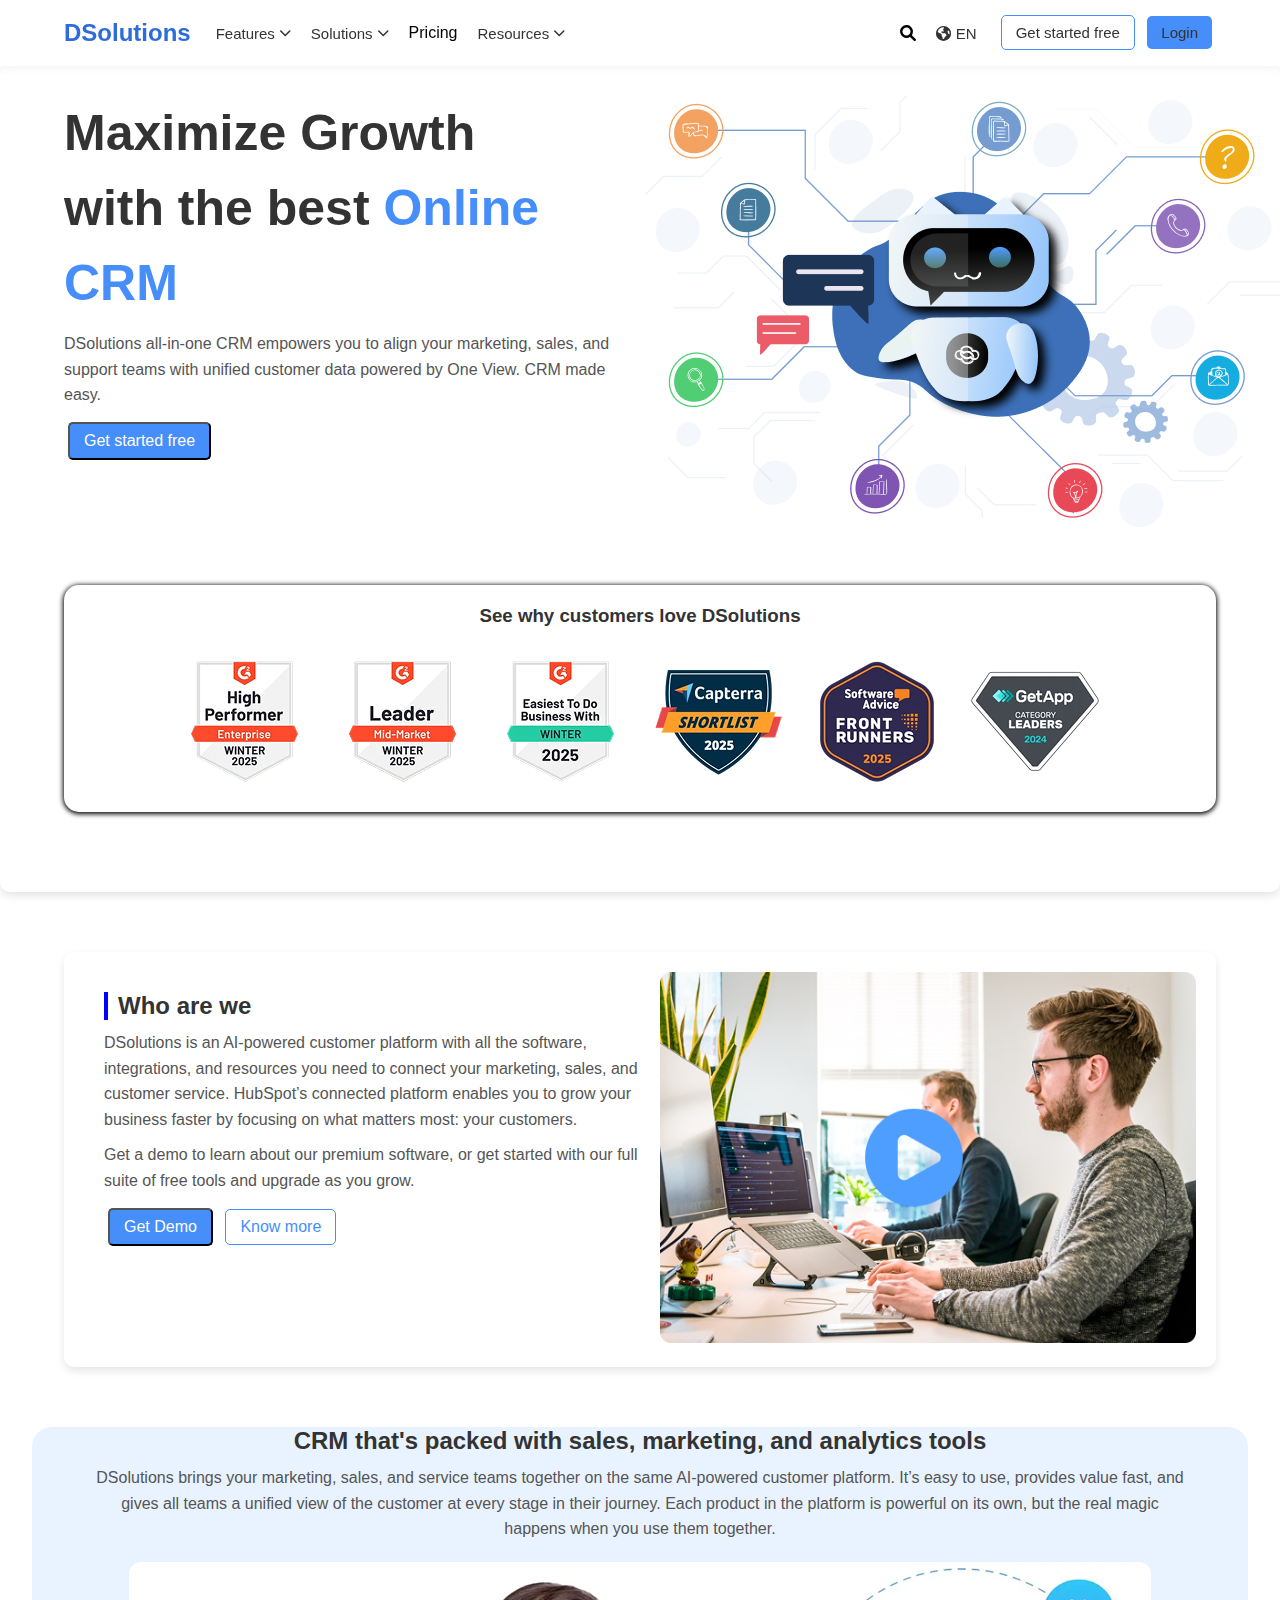
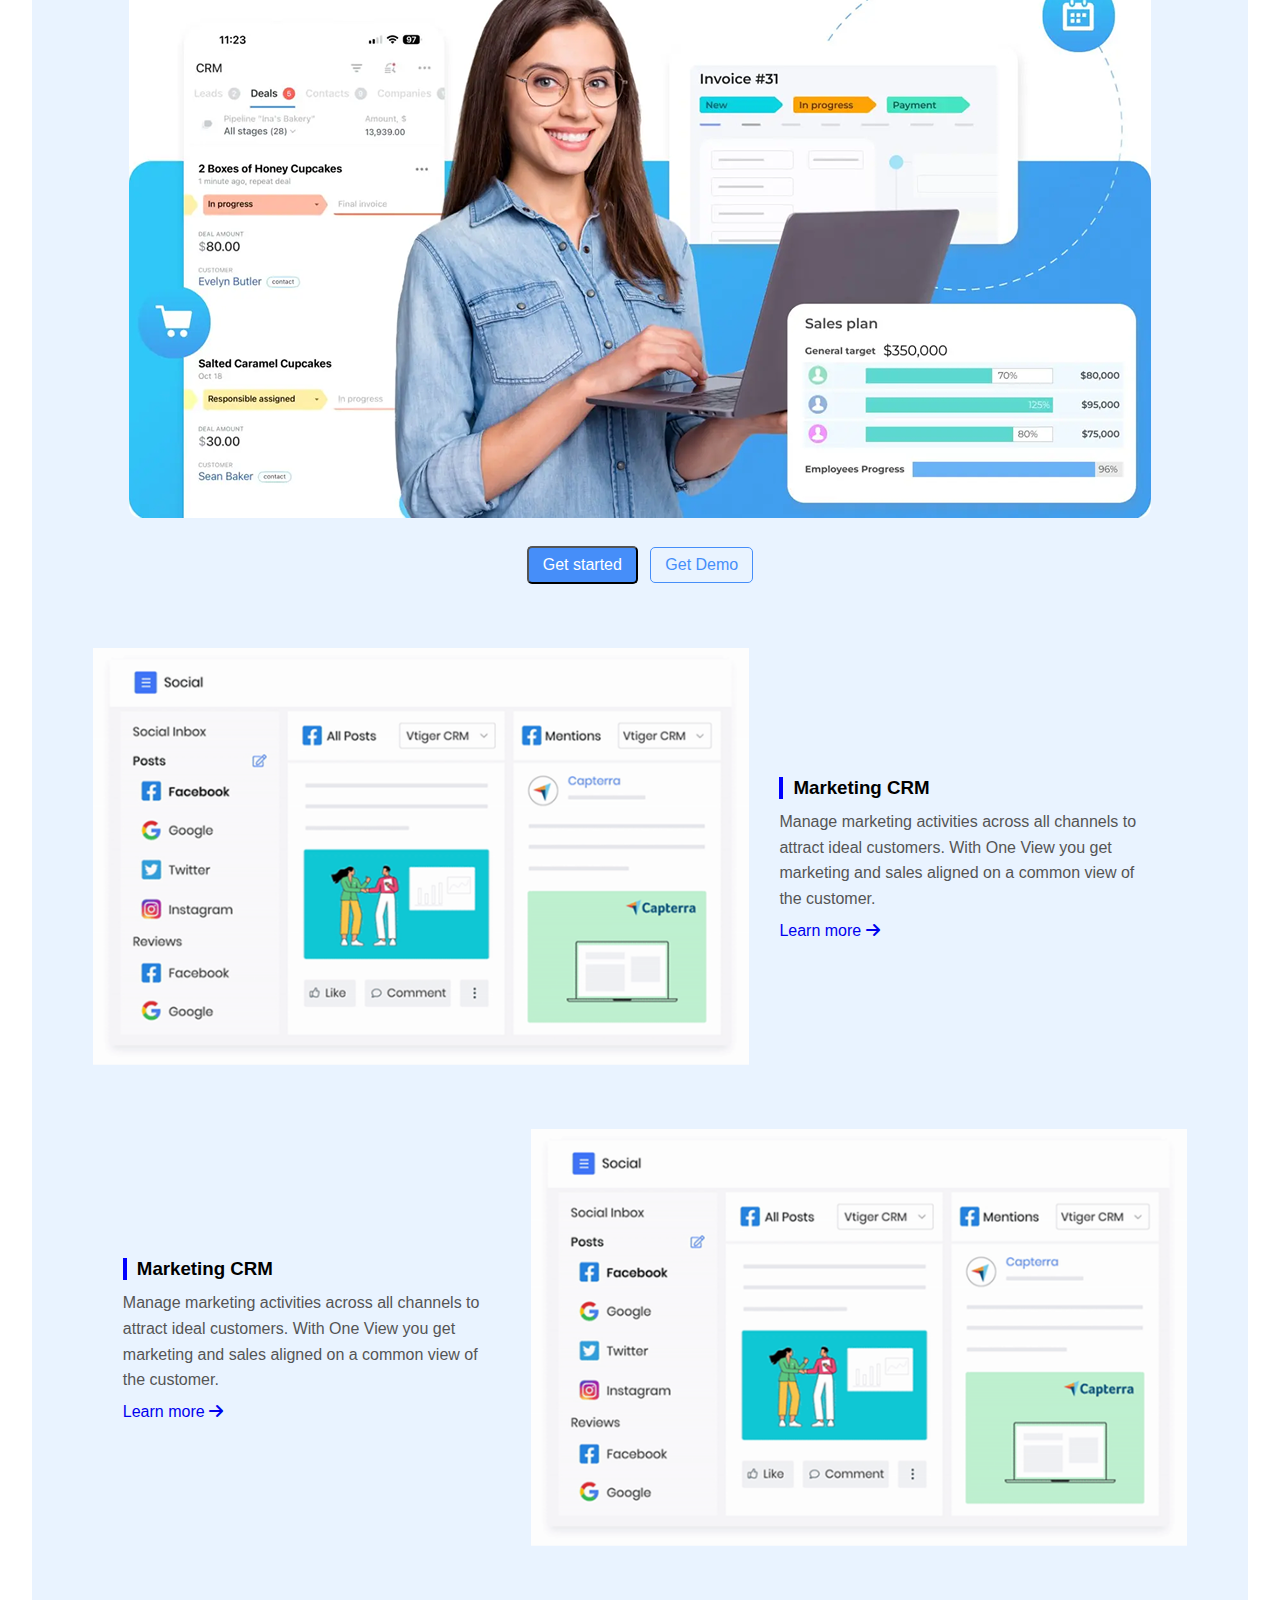
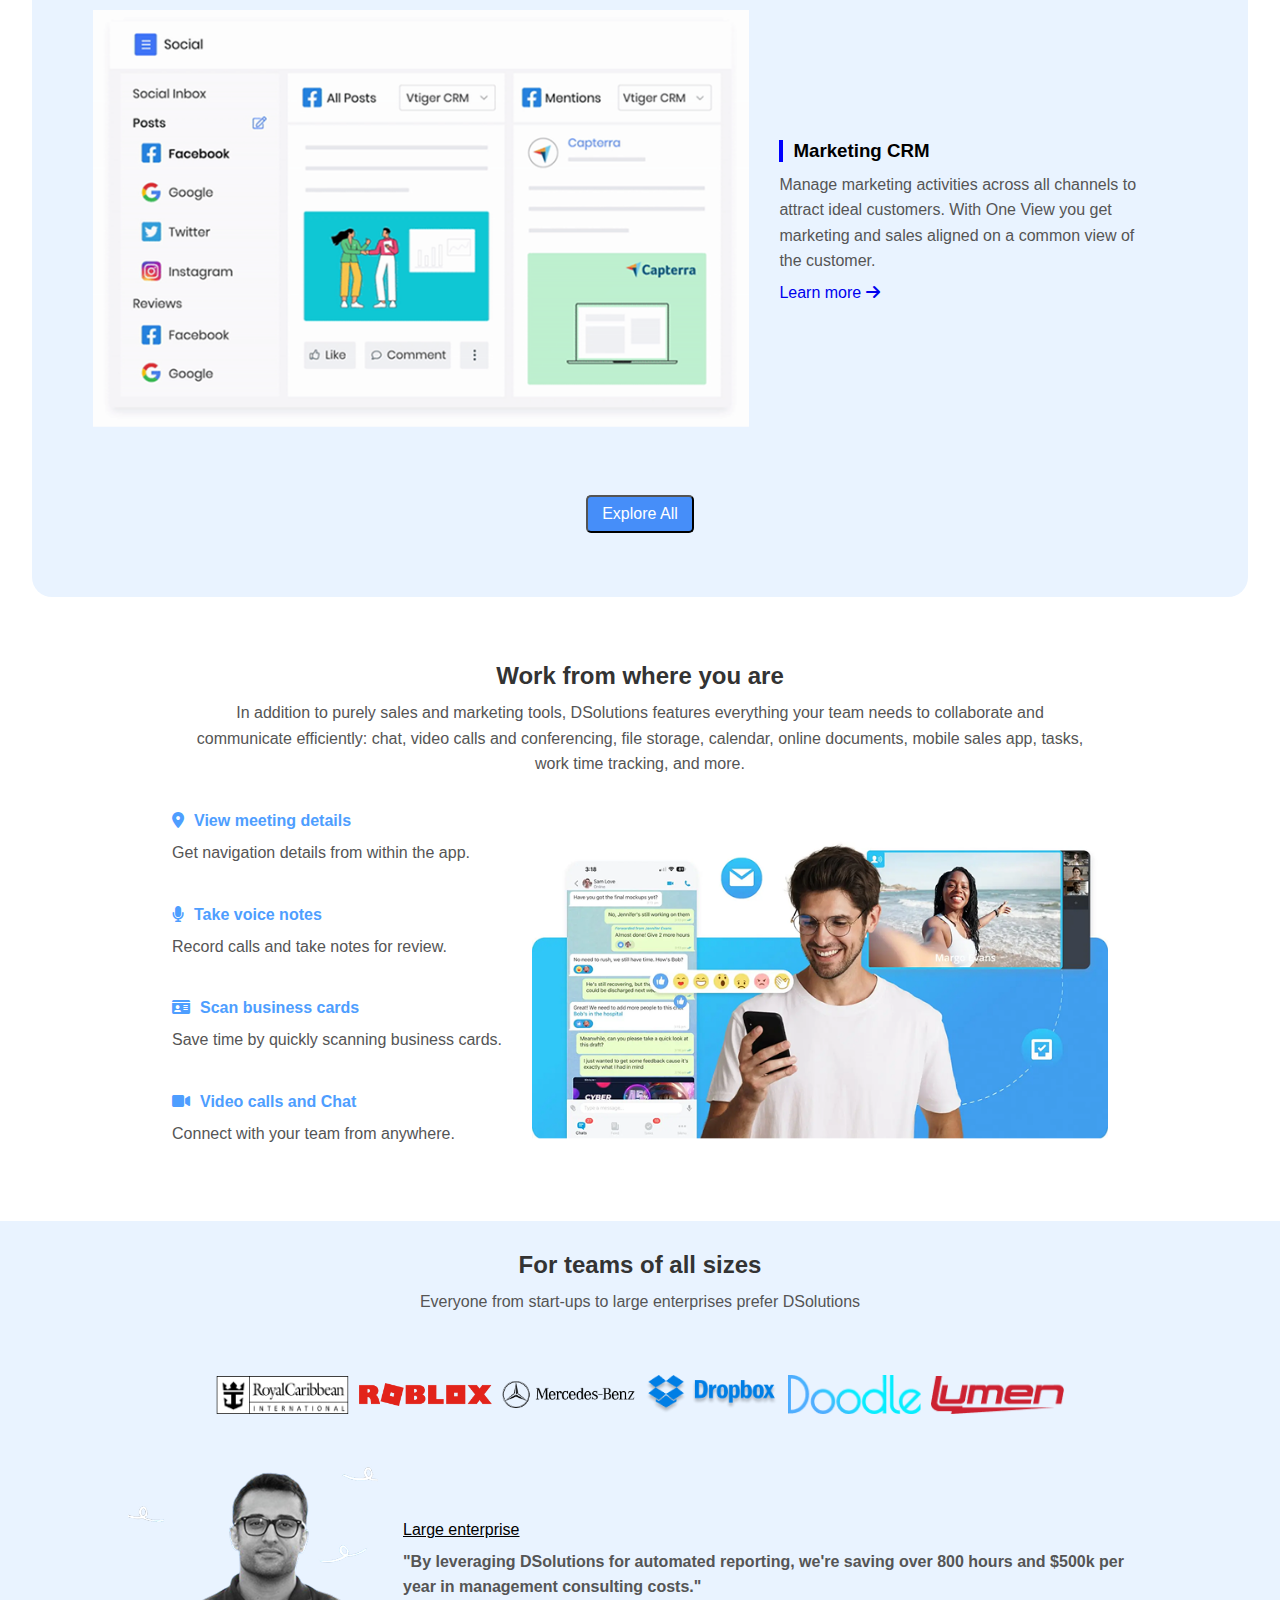
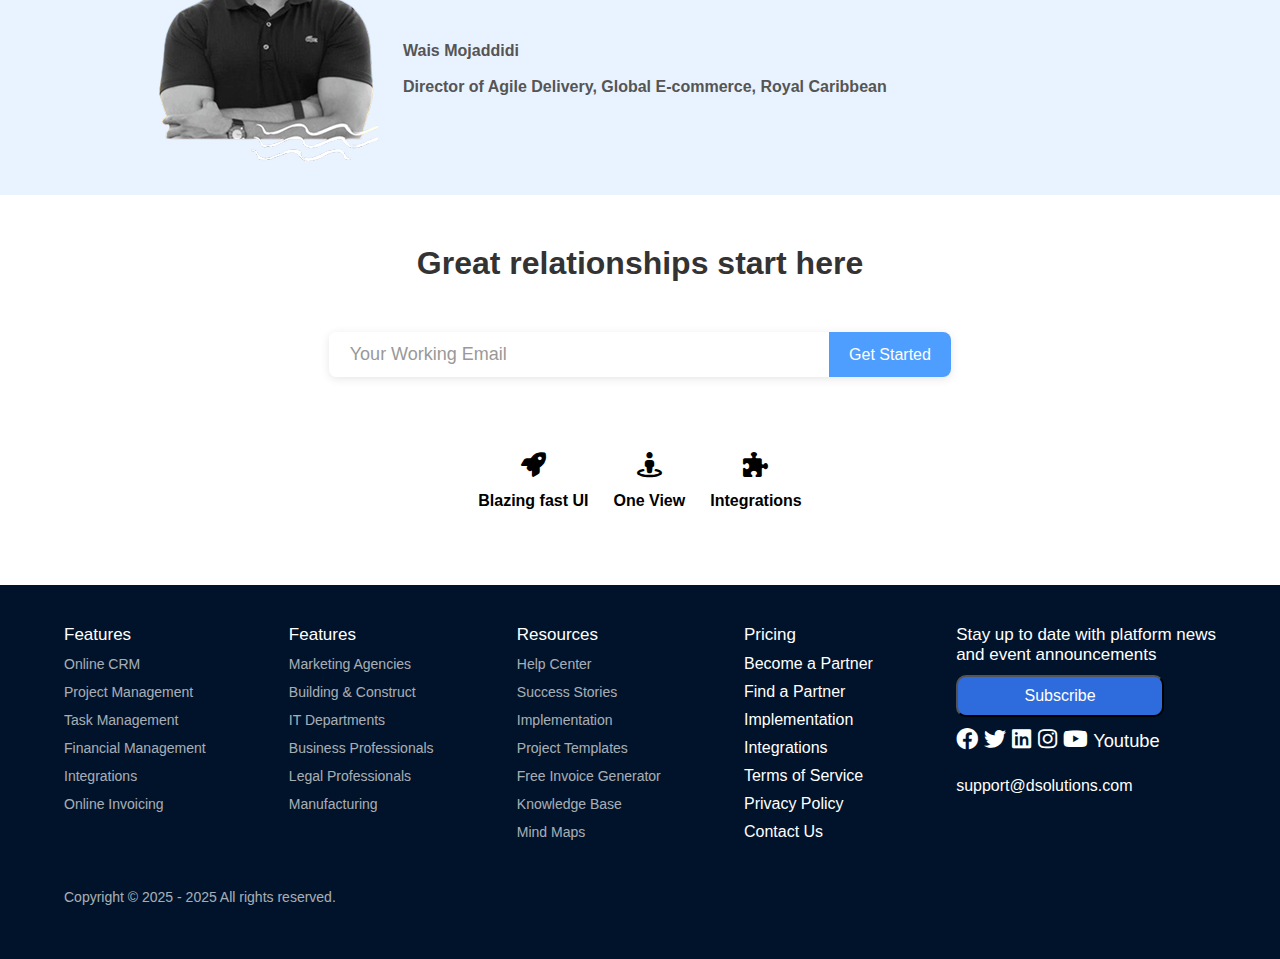
<file: index.html>
<!DOCTYPE html>
<html lang="en">
<head>
    <meta charset="UTF-8">
    <meta name="viewport" content="width=device-width, initial-scale=1.0">
    <title>DSolutions - All-in-One CRM Platform</title>
    <link rel="stylesheet" href="https://cdnjs.cloudflare.com/ajax/libs/font-awesome/6.0.0-beta3/css/all.min.css">
    <link rel="stylesheet" href="style.css">
</head>
<body>
    <header>
        <nav class="navbar">
           <div class="nav-left">
            <h1 class="logo">DSolutions</h1>
            <ul class="nav-links">
                <li href="#">
                    <div class="language-selector">
                        <span>Features</span>
                        <i class="fas fa-chevron-down"></i>
                    </div>
                </li>
                <li href="#">
                    <div class="language-selector">
                        <span>Solutions</span>
                        <i class="fas fa-chevron-down"></i>
                    </div>
                </li>
                <li href="#">
                        Pricing
                </li>
                <li href="#">
                    <div class="language-selector">
                        <span>Resources</span>
                        <i class="fas fa-chevron-down"></i>
                    </div>
                </li>
            </ul>
           </div>
            
            <div class="nav-links" id="navLinks">

                <i class="fa-solid fa-magnifying-glass"></i>
                <div class="language-selector">
                    <i class="fa-solid fa-earth-americas"></i>
                    <span>EN</span>
                </div>
               <div>
                <a href="#" class="btn secondary">Get started free</a>
                <a href="#" class="btn primary">Login</a>
               </div>
            </div>
            
            <button class="menu-toggle" id="menuToggle">
                <i class="fas fa-bars"></i>
            </button>
        </nav>
    </header>

    <div class="header-section">
       <div class="header">
        <div class="header-content">
        <h1>Maximize Growth <br> with the best <span class="highlight">Online CRM</span></h1>
        <p>DSolutions all-in-one CRM empowers you to align your marketing, sales, and support teams with unified customer data powered by One View. CRM made easy.</p>
        <button class="btn primary">Get started free</button>
        </div>
        <div class="header-image">
            <img src="./assets/chatbot.png" alt="Online CRM">
        </div>
       </div>
        <div class="customer-reviews">
            <h3>See why customers love DSolutions</h3>
            <div class="header-images">
                <img src="./assets/img-badge-1.png" alt="">
                <img src="./assets/img-badge-2.png" alt="">
                <img src="./assets/img-badge-3.png" alt="">
                <img src="./assets/img-badge-4.png" alt="">
                <img src="./assets/img-badge-5.png" alt="">
                <img src="./assets/img-badge-6.png" alt="">
            </div>
        </div>
    </div>

    <section class="about-section">
        <div class="about-container">
            <div class="text-content">
                <h2>Who are we</h2>
                <p>DSolutions is an AI-powered customer platform with all the software, integrations, and resources you need to connect your marketing, sales, and customer service. HubSpot’s connected platform enables you to grow your business faster by focusing on what matters most: your customers.</p>
                <p>Get a demo to learn about our premium software, or get started with our full suite of free tools and upgrade as you grow.</p>
                <button class="btn primary">Get Demo</button>
                <button class="btn secondary">Know more</button>
            </div>
            <div class="image-content">
                <img src="./assets/Group 155.png" alt="">
            </div>
        </div>
    </section>

    <section class="feature-section">
        <div class="feature-container">
            <h2>CRM that's packed with sales, marketing, and analytics tools</h2>
            <p>DSolutions brings your marketing, sales, and service teams together on the 
                same AI-powered customer platform. It’s easy to use, provides value fast, 
                and gives all teams a unified view of the customer at every stage in their 
                journey. Each product in the platform is powerful on its own, but the real 
                magic happens when you use them together.
            </p>
            <div class="feature-content">
                <img src="./assets/learning.png" alt="CRM Tools">
            </div>
            <div class="feature-buttons">
                <button class="btn primary">Get started</button>
                <button class="btn secondary">Get Demo</button>
            </div>
        </div>
        
            <div class="feature-section2">
                <div class="feature-card">
                    <div class="feature-card-img">
                        <img src="./assets/Marketing-social-ezgif.com-video-to-gif-converter.png" alt="">
                    </div>
                    <div class="feature-card-content">
                        <h3>Marketing CRM</h3>
                        <p>Manage marketing activities across all channels to attract ideal customers. With One View you get marketing and sales aligned on a common view of the customer.</p>
                        <a href="#">Learn more <i class="fas fa-arrow-right"></i></a>
                    </div>
                </div>
                <div class="feature-card">
                    <div class="feature-card-content">
                        <h3>Marketing CRM</h3>
                        <p>Manage marketing activities across all channels to attract ideal customers. With One View you get marketing and sales aligned on a common view of the customer.</p>
                        <a href="#">Learn more <i class="fas fa-arrow-right"></i></a>
                    </div>
                    <div class="feature-card-img">
                        <img src="./assets/Marketing-social-ezgif.com-video-to-gif-converter.png" alt="">
                    </div>
                </div>
                <div class="feature-card">
                    <div class="feature-card-img">
                        <img src="./assets/Marketing-social-ezgif.com-video-to-gif-converter.png" alt="">
                    </div>
                    <div class="feature-card-content">
                        <h3>Marketing CRM</h3>
                        <p>Manage marketing activities across all channels to attract ideal customers. With One View you get marketing and sales aligned on a common view of the customer.</p>
                        <a href="#">Learn more <i class="fas fa-arrow-right"></i></a>
                    </div>
                </div>

                <div class="feature-btn">
                    <button class="btn primary">Explore All</button>
                </div>

            </div>
    </section>

    <section class="collaboration">
        <div class="collab-header">
            <h2>Work from where you are</h2>
            <p>In addition to purely sales and marketing tools, DSolutions features 
                everything your team needs to collaborate and communicate efficiently:
                 chat, video calls and conferencing, file storage, calendar, online 
                 documents, mobile sales app, tasks, work time tracking, and more.
            </p>
        </div>
        <div class="collab-section">
            <div class="collab-content">
                <div class="collab-cards">
                    <div class="collab-card">
                        <div>
                            <div class="collab-text">
                            <i class="fas fa-map-marker-alt"></i>
                            <h4>View meeting details</h4>
                            </div>
                            <p>Get navigation details from within the app.</p>
                        </div>
                    </div>
                    <div class="collab-feature">
                        <div>
                            <div class="collab-text">
                                <i class="fas fa-microphone"></i>
                                <h4>Take voice notes</h4>
                            </div>
                            <p>Record calls and take notes for review.</p>
                        </div>
                    </div>
                    <div class="collab-feature">
                        <div>
                            <div class="collab-text">
                                <i class="fas fa-id-card"></i>
                                <h4>Scan business cards</h4>
                            </div>
                            <p>Save time by quickly scanning business cards.</p>
                        </div>
                    </div>
                    <div class="collab-feature">
                        <div>
                            <div class="collab-text">
                                <i class="fas fa-video"></i>
                                <h4>Video calls and Chat</h4>
                            </div>
                            <p>Connect with your team from anywhere.</p>
                        </div>
                    </div>
                </div>
            </div>
            <div class="collab-img">
                <img src="./assets/chatapp.png" alt="">
            </div>
        </div>
    </section>

    <section class="customers">
        <div class="customer-container">

            <div class="customer-header">
                <h2>For teams of all sizes</h2>
                <p>Everyone from start-ups to large enterprises prefer DSolutions</p>
            </div>
            
            <div class="customer-images">
                <img src="./assets/img1.png" alt="Atlassian">
                <img src="./assets/img2.png" alt="Nike">
                <img src="./assets/img3.png" alt="Mercedes">
                <img src="./assets/img4.png" alt="Dropbox">
                <img src="./assets/img5.png" alt="doodle">
                <img src="./assets/img6.png" alt="lumen">
            </div>
            
            <div class="customer-section">
                <div class="customer-img">
                    <img src="./assets/person.png" alt="">
                </div>
                <div class="customer-content">
                    <a href="#" class="text-link">Large enterprise</a>
                    <br>
                    <p>"By leveraging DSolutions for automated reporting, we're saving over 800 hours and $500k per year in management consulting costs."</p>
                    <br>
                    <p class="author">Wais Mojaddidi</p>
                    <p class="position">Director of Agile Delivery, Global E-commerce, Royal Caribbean</p>
                </div>
            </div>
        </div>
    </section>

    <section class="contact-container">
        <div class="contact-section">
            <h2>Great relationships start here</h2>
            
            <div class="conatct-input">
                <input type="text" class="input-field" placeholder=" Your Working Email">
                <button type="submit" class="submit-btn">Get Started</button>
            </div>

            <div class="contact-icons">
                <div class="cont-icon">
                    <i class="fa-solid fa-rocket"></i>
                    <h4>Blazing fast UI</h4>
                </div>
                <div class="cont-icon">
                    <i class="fa-solid fa-street-view"></i>
                    <h4>One View</h4>
                </div>
                <div class="cont-icon">
                    <i class="fa-solid fa-puzzle-piece"></i>
                    <h4>Integrations</h4>
                </div>
            </div>
        </div>
    </section>

    <footer>
        <div class="footer-container">
            <div class="footer-section">
                <div class="footer-column">
                    <h3>Features</h3>
                    <ul>
                        <li><a href="#">Online CRM</a></li>
                        <li><a href="#">Project Management</a></li>
                        <li><a href="#">Task Management</a></li>
                        <li><a href="#">Financial Management</a></li>
                        <li><a href="#">Integrations</a></li>
                        <li><a href="#">Online Invoicing</a></li>
                    </ul>
                </div>
                
                <div class="footer-column">
                    <h3>Features</h3>
                    <ul>
                        <li><a href="#">Marketing Agencies</a></li>
                        <li><a href="#">Building & Construct</a></li>
                        <li><a href="#">IT Departments</a></li>
                        <li><a href="#">Business Professionals</a></li>
                        <li><a href="#">Legal Professionals</a></li>
                        <li><a href="#">Manufacturing</a></li>
                    </ul>
                </div>
                
                <div class="footer-column">
                    <h3>Resources</h3>
                    <ul>
                        <li><a href="#">Help Center</a></li>
                        <li><a href="#">Success Stories</a></li>
                        <li><a href="#">Implementation</a></li>
                        <li><a href="#">Project Templates</a></li>
                        <li><a href="#">Free Invoice Generator</a></li>
                        <li><a href="#">Knowledge Base</a></li>
                        <li><a href="#">Mind Maps</a></li>
                    </ul>
                </div>
                
                <div class="footer-column">
                    <h3>Pricing</h3>
                    <ul class="list-bold">
                        <li><a href="#">Become a Partner</a></li>
                        <li><a href="#">Find a Partner</a></li>
                        <li><a href="#">Implementation</a></li>
                        <li><a href="#">Integrations</a></li>
                        <li><a href="#">Terms of Service</a></li>
                        <li><a href="#">Privacy Policy</a></li>
                        <li><a href="#">Contact Us</a></li>
                    </ul>
                </div>

                <div class="footer-column">
                    <h3>Stay up to date with platform news <br> and event announcements</h3>
                    <button class="subscribe-btn">Subscribe</button>
                    <div class="social-icons">
                        <a href="#"><i class="fab fa-facebook"></i></a>
                        <a href="#"><i class="fab fa-twitter"></i></a>
                        <a href="#"><i class="fab fa-linkedin"></i></a>
                        <a href="#"><i class="fab fa-instagram"></i></a>
                        <a href="#"><i class="fab fa-youtube"> <small>Youtube</small></i></a>
                    </div>
                    <p>support@dsolutions.com</p>
                </div>

            </div>
            
            <div class="footer-bottom">
                <p>Copyright © 2025 - 2025 All rights reserved.</p>
            </div>
        </div>
    </footer>

</body>
</html>
</file>
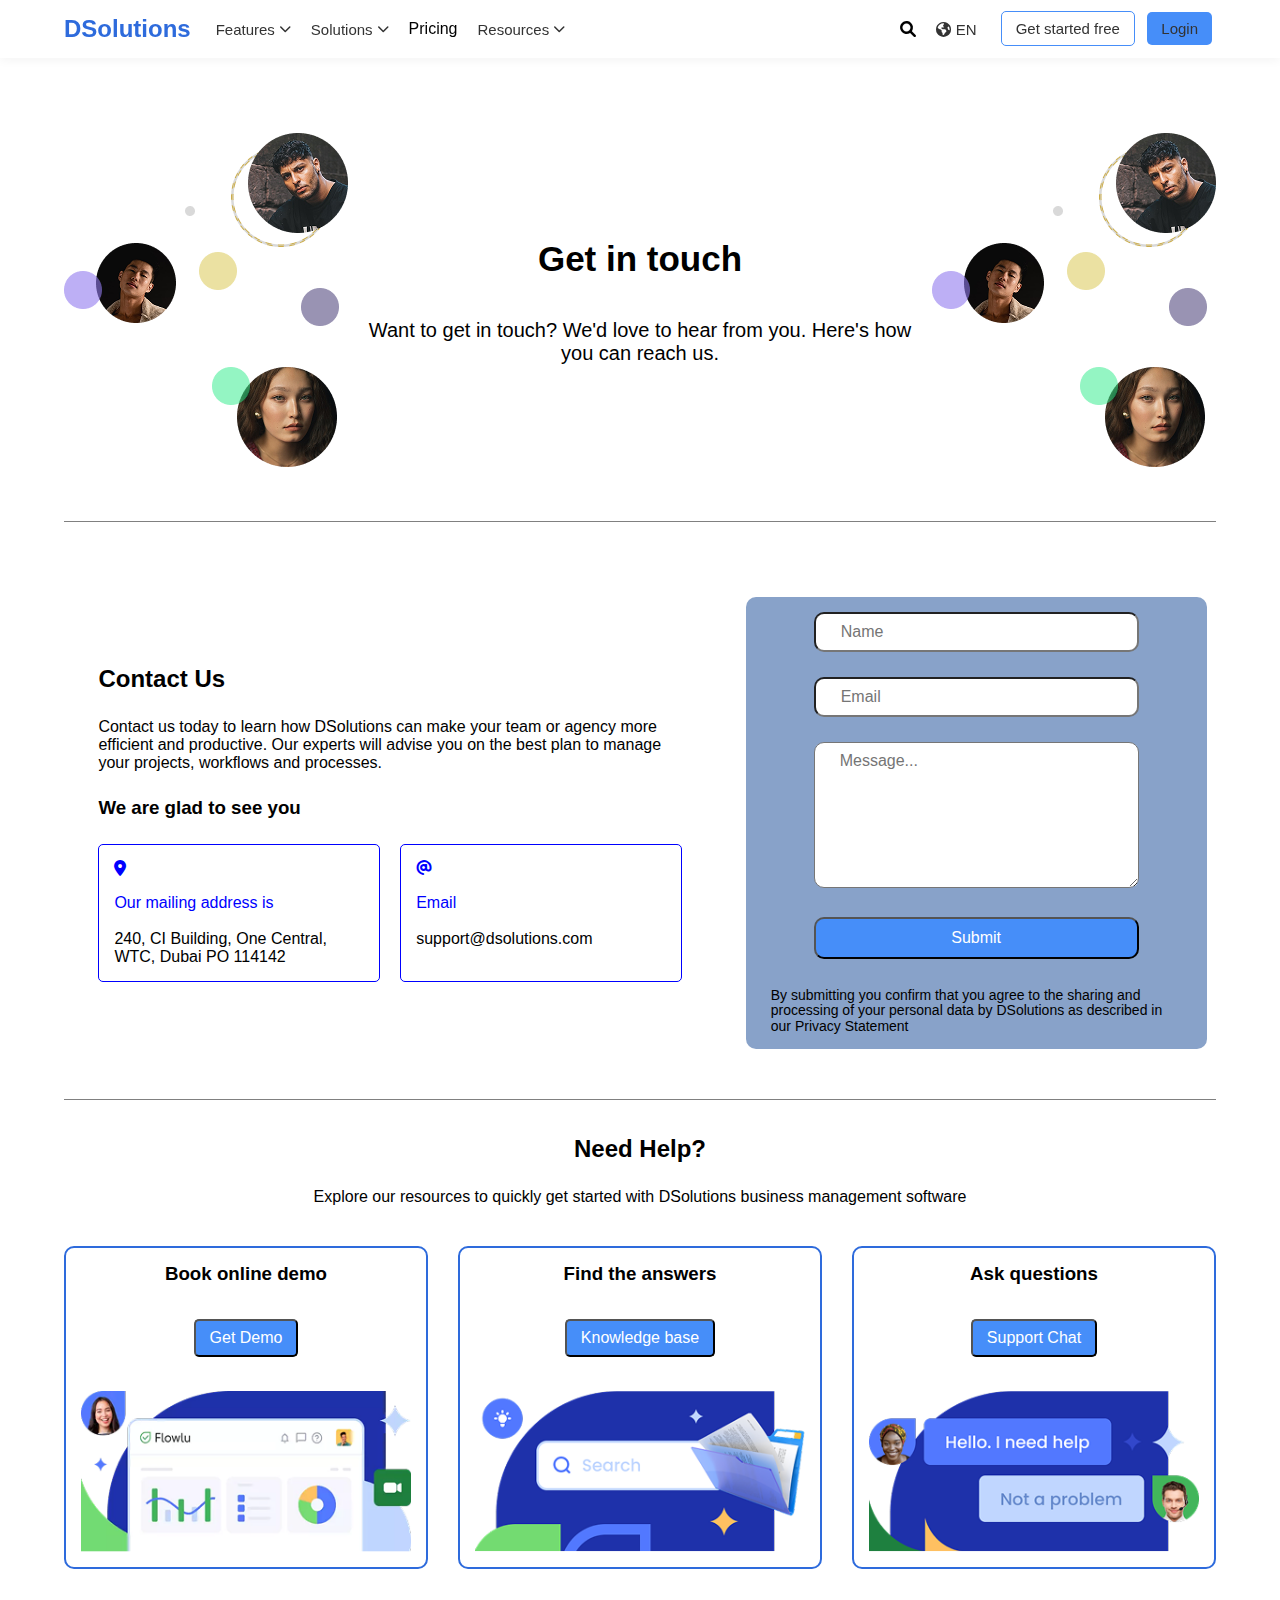
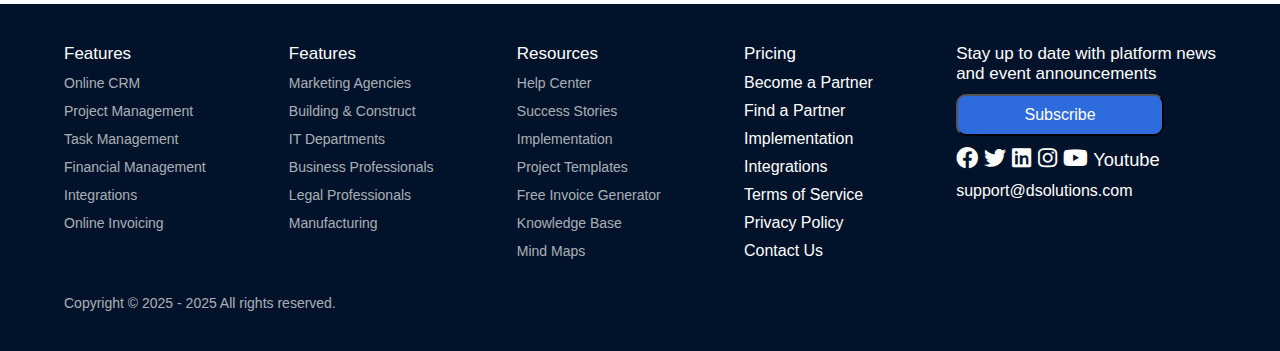
<file: contactpage.html>
<!DOCTYPE html>
<html lang="en">
<head>
    <meta charset="UTF-8">
    <meta name="viewport" content="width=device-width, initial-scale=1.0">
    <title>Contactpage</title>
    <link rel="stylesheet" href="https://cdnjs.cloudflare.com/ajax/libs/font-awesome/6.0.0-beta3/css/all.min.css">
    <link rel="stylesheet" href="style2.css">
</head>
<body>
    <div>
        
    <header>
        <nav class="navbar">
           <div class="nav-left">
            <h1 class="logo">DSolutions</h1>
            <ul class="nav-links">
                <li href="#">
                    <div class="language-selector">
                        <span>Features</span>
                        <i class="fas fa-chevron-down"></i>
                    </div>
                </li>
                <li href="#">
                    <div class="language-selector">
                        <span>Solutions</span>
                        <i class="fas fa-chevron-down"></i>
                    </div>
                </li>
                <li href="#">
                        Pricing
                </li>
                <li href="#">
                    <div class="language-selector">
                        <span>Resources</span>
                        <i class="fas fa-chevron-down"></i>
                    </div>
                </li>
            </ul>
           </div>
            
            <div class="nav-links" id="navLinks">

                <i class="fa-solid fa-magnifying-glass"></i>
                <div class="language-selector">
                    <i class="fa-solid fa-earth-americas"></i>
                    <span>EN</span>
                </div>
               <div>
                <a href="#" class="btn secondary">Get started free</a>
                <a href="#" class="btn primary">Login</a>
               </div>
            </div>
            
            <button class="menu-toggle" id="menuToggle">
                <i class="fas fa-bars"></i>
            </button>
        </nav>
    </header>


        <section class="contact-section">
            <div class="contact-header">
                <div>
                    <img src="./assets/contact-left.png" alt="">
                </div>
                <div class="contact-header-content">
                   <h2>Get in touch</h2>
                   <p>Want to get in touch? We'd love to hear from you. Here's how you can reach us.</p>
                </div>
                <div>
                    <img src="./assets/contact-left.png" alt="">
                </div>
            </div>
        </section>

        <section class="contact-section">
            <div class="contact-header">
                    <div class="contact-left-section">
                        <div class="contact-heading-1">
                            <h2>Contact Us</h2>
                           </div>
                           <div>
                            <p>Contact us today to learn how DSolutions can make your team or agency 
                                more efficient and productive. Our experts will advise you on the best 
                                plan to manage your projects, workflows and processes.
                            </p>
                           </div>
                        
                           <div>
                            <h3>We are glad to see you</h3>
                           </div>

                            <div class="contact-info">
                                <div class="contact-info-1">
                                    <i class="fa-solid fa-location-dot"></i>
                                    <span>Our mailing address is</span>  
                                    <p> 240, CI Building, One Central, WTC, Dubai PO 114142</p>
                                </div>
                                <div class="contact-info-2">
                                    <i class="fa-solid fa-at"></i>
                                    <span>Email</span>
                                    <p>support@dsolutions.com</p>
                                </div>
                            </div>
                    </div>
                
                <div class="contact-form">
                    <form>
                        <input type="text" id="fullname" name="fullname" placeholder="Name">
                        <input type="email" id="email1" name="email1" placeholder="Email">
                        <textarea type="email" id="email2" name="email2" rows="7" cols="50" placeholder="Message..."></textarea>
                        <button type="submit" class="btn primary submit-btn">Submit</button>
                        
                        <div class="form-para">
                            <p>By submitting you confirm that you agree to the sharing and processing 
                                of your personal data by DSolutions as described in our Privacy Statement
                            </p>
                        </div>
                    </form>
                </div>

            </div>
        </section>


        <section class="help-section">
            <div class="help-header">
                <h2>Need Help?</h2>
                <p>
                    Explore our resources to quickly get started with DSolutions 
                    business management software
                </p>
            </div>

                <div class="help-cards">
                    <div class="help-card">
                        <h3>Book online demo</h3>
                        <button class="btn primary">Get Demo</button>
                        <img src="./assets/ban-1.png" alt="">
                    </div>
                    <div class="help-card">
                        <h3>Find the answers</h3>
                        <button class="btn primary">Knowledge base</button>
                        <img src="./assets/ban-2.png" alt="">
                    </div>
                    <div class="help-card">
                        <h3>Ask questions</h3>
                        <button class="btn primary">Support Chat</button>
                        <img src="./assets/ban-3.png" alt="">
                    </div>
                </div>

        </section>

        <footer>
            <div class="footer-container">
                <div class="footer-section">
                    <div class="footer-column">
                        <h3>Features</h3>
                        <ul>
                            <li><a href="#">Online CRM</a></li>
                            <li><a href="#">Project Management</a></li>
                            <li><a href="#">Task Management</a></li>
                            <li><a href="#">Financial Management</a></li>
                            <li><a href="#">Integrations</a></li>
                            <li><a href="#">Online Invoicing</a></li>
                        </ul>
                    </div>
                    
                    <div class="footer-column">
                        <h3>Features</h3>
                        <ul>
                            <li><a href="#">Marketing Agencies</a></li>
                            <li><a href="#">Building & Construct</a></li>
                            <li><a href="#">IT Departments</a></li>
                            <li><a href="#">Business Professionals</a></li>
                            <li><a href="#">Legal Professionals</a></li>
                            <li><a href="#">Manufacturing</a></li>
                        </ul>
                    </div>
                    
                    <div class="footer-column">
                        <h3>Resources</h3>
                        <ul>
                            <li><a href="#">Help Center</a></li>
                            <li><a href="#">Success Stories</a></li>
                            <li><a href="#">Implementation</a></li>
                            <li><a href="#">Project Templates</a></li>
                            <li><a href="#">Free Invoice Generator</a></li>
                            <li><a href="#">Knowledge Base</a></li>
                            <li><a href="#">Mind Maps</a></li>
                        </ul>
                    </div>
                    
                    <div class="footer-column">
                        <h3>Pricing</h3>
                        <ul class="list-bold">
                            <li><a href="#">Become a Partner</a></li>
                            <li><a href="#">Find a Partner</a></li>
                            <li><a href="#">Implementation</a></li>
                            <li><a href="#">Integrations</a></li>
                            <li><a href="#">Terms of Service</a></li>
                            <li><a href="#">Privacy Policy</a></li>
                            <li><a href="#">Contact Us</a></li>
                        </ul>
                    </div>
    
                    <div class="footer-column">
                        <h3>Stay up to date with platform news <br> and event announcements</h3>
                        <button class="subscribe-btn">Subscribe</button>
                        <div class="social-icons">
                            <a href="#"><i class="fab fa-facebook"></i></a>
                            <a href="#"><i class="fab fa-twitter"></i></a>
                            <a href="#"><i class="fab fa-linkedin"></i></a>
                            <a href="#"><i class="fab fa-instagram"></i></a>
                            <a href="#"><i class="fab fa-youtube"> <small>Youtube</small></i></a>
                        </div>
                        <p>support@dsolutions.com</p>
                    </div>
    
                </div>
                
                <div class="footer-bottom">
                    <p>Copyright © 2025 - 2025 All rights reserved.</p>
                </div>
            </div>
        </footer>


    </div>
</body>
</html>
</file>
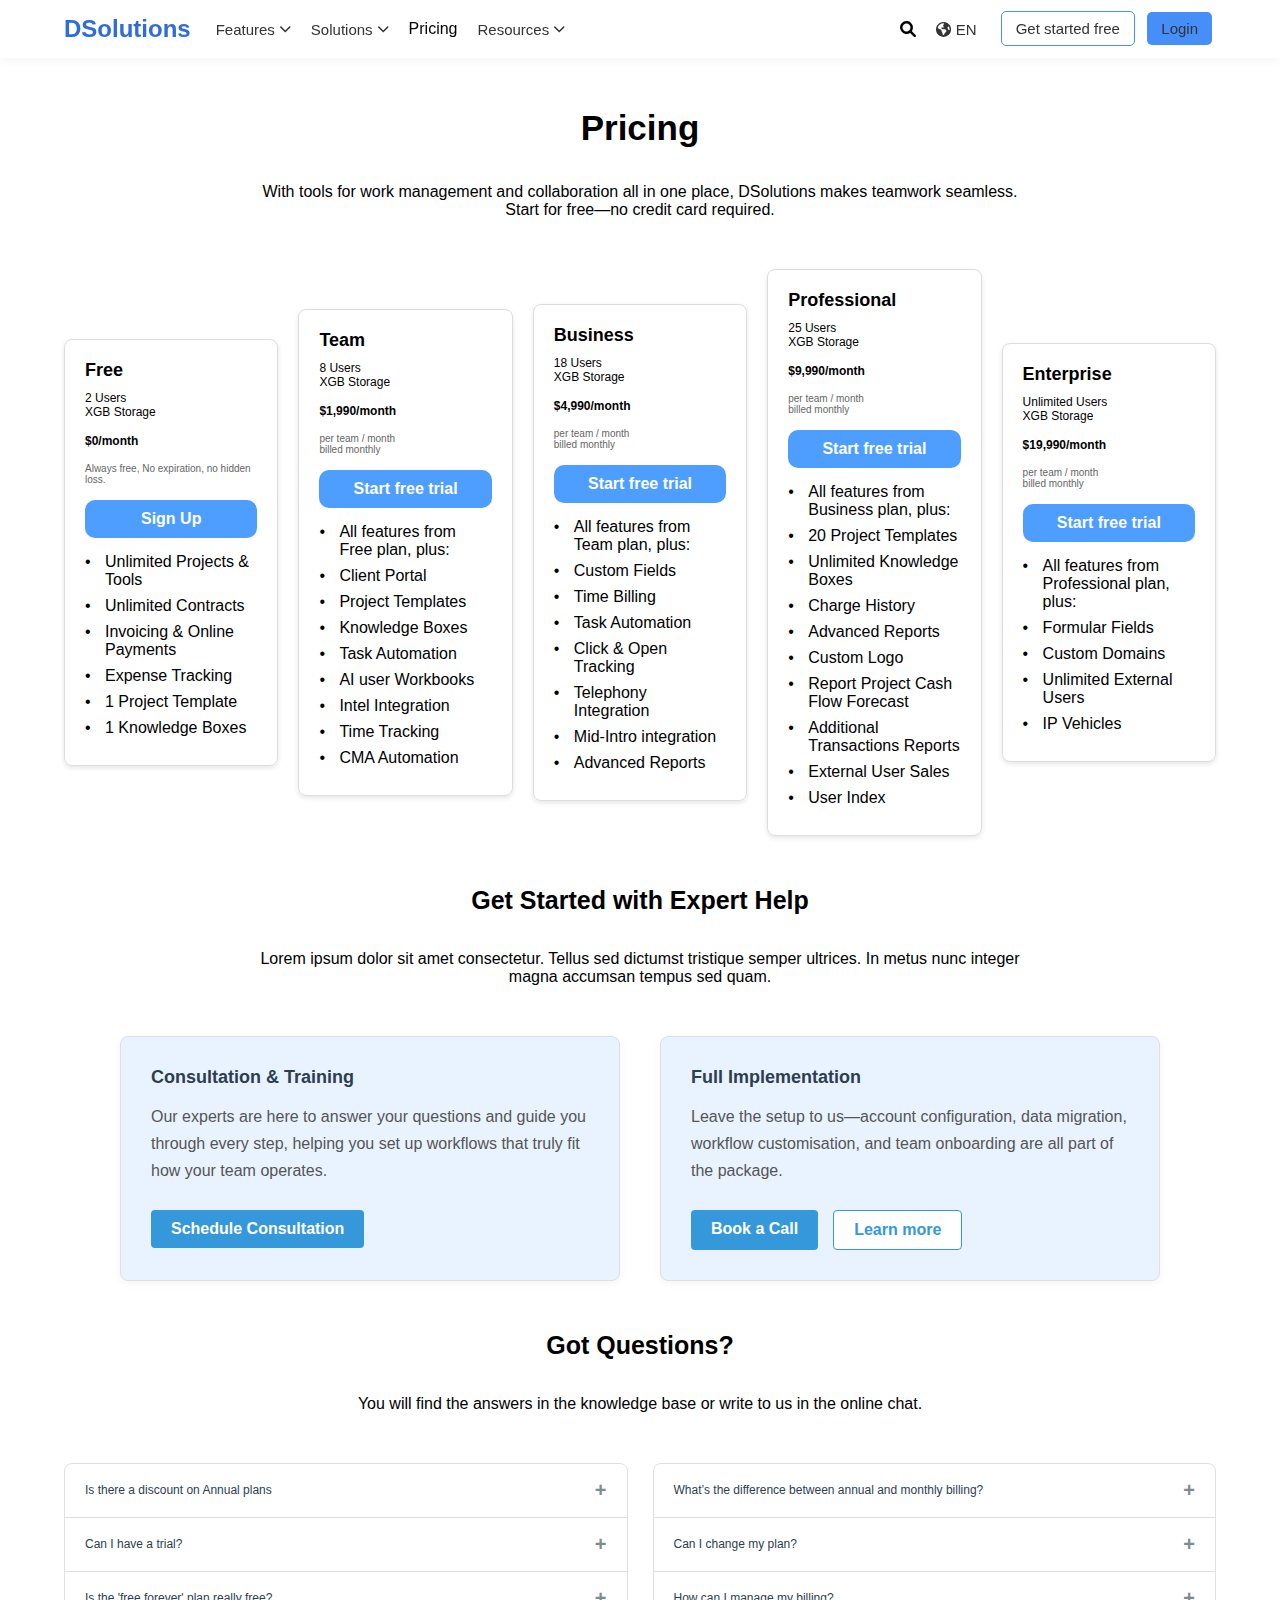
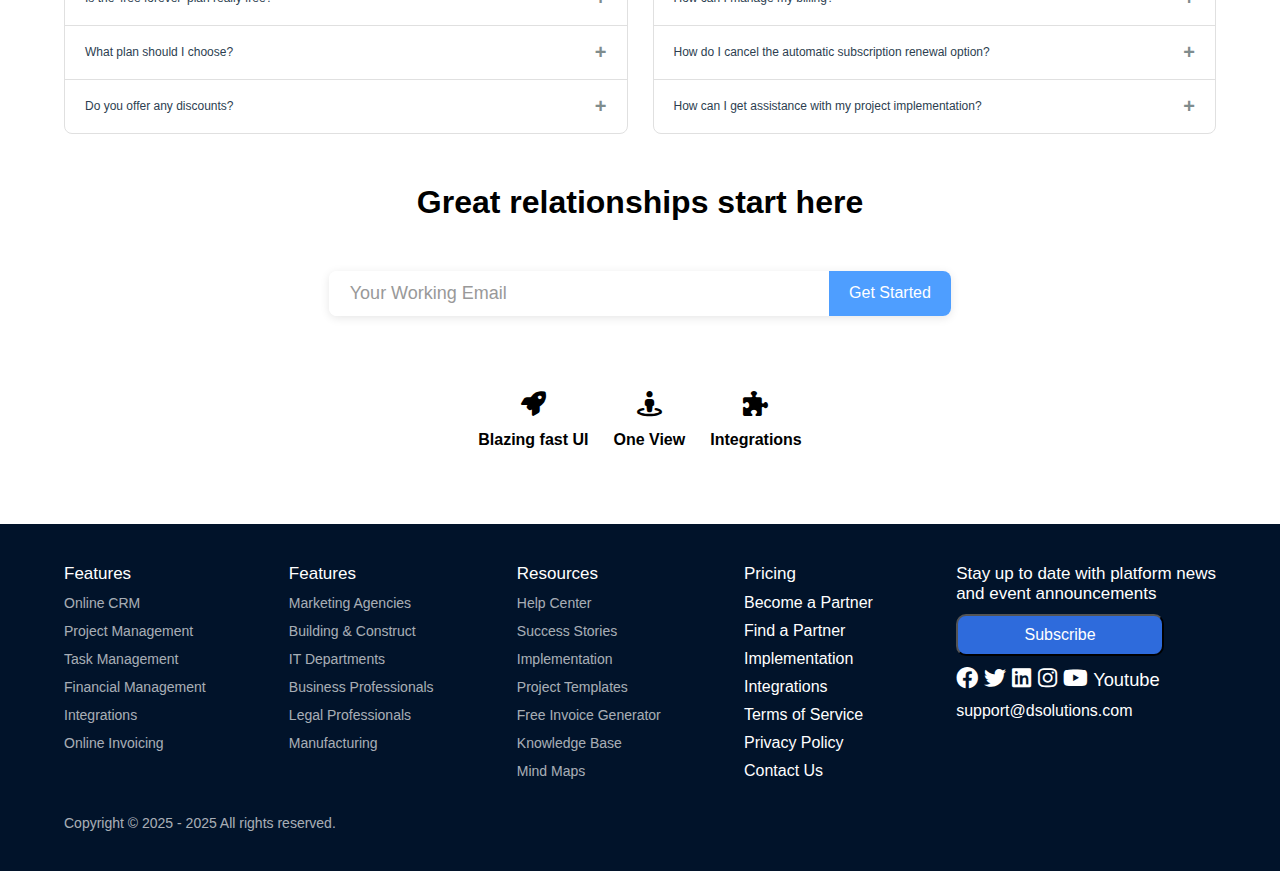
<file: pricingpage.html>
<!DOCTYPE html>
<html lang="en">
<head>
    <meta charset="UTF-8">
    <meta name="viewport" content="width=device-width, initial-scale=1.0">
    <title>Pricingpage</title>
    <link rel="stylesheet" href="https://cdnjs.cloudflare.com/ajax/libs/font-awesome/6.0.0-beta3/css/all.min.css">
    <link rel="stylesheet" href="style3.css">
</head>
<body>

    <header>
        <nav class="navbar">
           <div class="nav-left">
            <h1 class="logo">DSolutions</h1>
            <ul class="nav-links">
                <li href="#">
                    <div class="language-selector">
                        <span>Features</span>
                        <i class="fas fa-chevron-down"></i>
                    </div>
                </li>
                <li href="#">
                    <div class="language-selector">
                        <span>Solutions</span>
                        <i class="fas fa-chevron-down"></i>
                    </div>
                </li>
                <li href="#">
                        Pricing
                </li>
                <li href="#">
                    <div class="language-selector">
                        <span>Resources</span>
                        <i class="fas fa-chevron-down"></i>
                    </div>
                </li>
            </ul>
           </div>
            
            <div class="nav-links" id="navLinks">

                <i class="fa-solid fa-magnifying-glass"></i>
                <div class="language-selector">
                    <i class="fa-solid fa-earth-americas"></i>
                    <span>EN</span>
                </div>
               <div>
                <a href="#" class="btn secondary">Get started free</a>
                <a href="#" class="btn primary">Login</a>
               </div>
            </div>
            
            <button class="menu-toggle" id="menuToggle">
                <i class="fas fa-bars"></i>
            </button>
        </nav>
    </header>

    <section class="header-section">
        <div class="content-center">
            <h2>Pricing</h2>
            <p>
                With tools for work management and collaboration all in one place, DSolutions makes teamwork seamless. Start for free—no credit card required.
            </p>
        </div>
    </section>

 
        <div class="pricing-container">
            <!-- Free Plan -->
            <div class="pricing-plan">
                <div class="plan-name">Free</div>
                <div class="plan-users">2 Users<br>XGB Storage</div>
                <div class="plan-price">$0/month</div>
                <div class="price-note">Always free, No expiration, no hidden loss.</div>
                <a href="#" class="signup-btn">Sign Up</a>
                <ul class="features">
                    <li>Unlimited Projects & Tools</li>
                    <li>Unlimited Contracts</li>
                    <li>Invoicing & Online Payments</li>
                    <li>Expense Tracking</li>
                    <li>1 Project Template</li>
                    <li>1 Knowledge Boxes</li>
                </ul>
            </div>
            
            <!-- Dream Plan -->
            <div class="pricing-plan">
                <div class="plan-name">Team</div>
                <div class="plan-users">8 Users<br>XGB Storage</div>
                <div class="plan-price">$1,990/month</div>
                <div class="price-note">per team / month<br>billed monthly</div>
                <a href="#" class="signup-btn">Start free trial</a>
                <ul class="features">
                    <li>All features from Free plan, plus:</li>
                    <li>Client Portal</li>
                    <li>Project Templates</li>
                    <li>Knowledge Boxes</li>
                    <li>Task Automation</li>
                    <li>AI user Workbooks</li>
                    <li>Intel Integration</li>
                    <li>Time Tracking</li>
                    <li>CMA Automation</li>
                </ul>
            </div>
            
            <!-- Business Plan -->
            <div class="pricing-plan">
                <div class="plan-name">Business</div>
                <div class="plan-users">18 Users<br>XGB Storage</div>
                <div class="plan-price">$4,990/month</div>
                <div class="price-note">per team / month<br>billed monthly</div>
                <a href="#" class="signup-btn">Start free trial</a>
                <ul class="features">
                    <li>All features from Team plan, plus:</li>
                    <li>Custom Fields</li>
                    <li>Time Billing</li>
                    <li>Task Automation</li>
                    <li>Click & Open Tracking</li>
                    <li>Telephony Integration</li>
                    <li>Mid-Intro integration</li>
                    <li>Advanced Reports</li>
                </ul>
            </div>
            
            <!-- Professional Plan -->
            <div class="pricing-plan">
                <div class="plan-name">Professional</div>
                <div class="plan-users">25 Users<br>XGB Storage</div>
                <div class="plan-price">$9,990/month</div>
                <div class="price-note">per team / month<br>billed monthly</div>
                <a href="#" class="signup-btn">Start free trial</a>
                <ul class="features">
                    <li>All features from Business plan, plus:</li>
                    <li>20 Project Templates</li>
                    <li>Unlimited Knowledge Boxes</li>
                    <li>Charge History</li>
                    <li>Advanced Reports</li>
                    <li>Custom Logo</li>
                    <li>Report Project Cash Flow Forecast</li>
                    <li>Additional Transactions Reports</li>
                    <li>External User Sales</li>
                    <li>User Index</li>
                </ul>
            </div>
            
            <!-- Enterprise Plan -->
            <div class="pricing-plan">
                <div class="plan-name">Enterprise</div>
                <div class="plan-users">Unlimited Users<br>XGB Storage</div>
                <div class="plan-price">$19,990/month</div>
                <div class="price-note">per team / month<br>billed monthly</div>
                <a href="#" class="signup-btn">Start free trial</a>
                <ul class="features">
                    <li>All features from Professional plan, plus:</li>
                    <li>Formular Fields</li>
                    <li>Custom Domains</li>
                    <li>Unlimited External Users</li>
                    <li>IP Vehicles</li>
                </ul>
            </div>
    </div>

    <section class="header-section">
        <div class="content-center ">
            <h3>Get Started with Expert Help</h3>
            <p>
                Lorem ipsum dolor sit amet consectetur. Tellus sed dictumst tristique semper ultrices. In metus nunc integer magna accumsan tempus sed quam.
            </p>
        </div>
    </section>


    <div class="consultation-container">
        <div class="service-card">
            <div class="service-title">Consultation & Training</div>
            <div class="service-description">
                Our experts are here to answer your questions and guide you through every step, 
                helping you set up workflows that truly fit how your team operates.
            </div>
            <div class="btn-group">
                <a href="#" class="btn-primary">Schedule Consultation</a>
            </div>
        </div>
        <div class="service-card">
            <div class="service-title">Full Implementation</div>
            <div class="service-description">
                Leave the setup to us—account configuration, data migration, 
                workflow customisation, and team onboarding are all part of the package.
            </div>
            <div class="btn-group">
                <a href="#" class="btn-primary">Book a Call</a>
                <a href="#" class="btn-secondary">Learn more</a>
            </div>
        </div>
    </div>

    <section class="header-section">
        <div class="content-center ">
            <h3>Got Questions?</h3>
            <p>
                You will find the answers in the knowledge base or write to us in the online chat.            </p>
        </div>
    </section>
   
    <div class="faq-section">
        <ul class="faq-list">
            <li class="faq-item">
                <span class="faq-question">Is there a discount on Annual plans</span>
                <span class="faq-toggle">+</span>
            </li>
            <li class="faq-item">
                <span class="faq-question">Can I have a trial?</span>
                <span class="faq-toggle">+</span>
            </li>
            <li class="faq-item">
                <span class="faq-question">Is the 'free forever' plan really free?</span>
                <span class="faq-toggle">+</span>
            </li>
            <li class="faq-item">
                <span class="faq-question">What plan should I choose?</span>
                <span class="faq-toggle">+</span>
            </li>
            <li class="faq-item">
                <span class="faq-question">Do you offer any discounts?</span>
                <span class="faq-toggle">+</span>
            </li>
        </ul>
        <ul class="faq-list">
            <li class="faq-item">
                <span class="faq-question">What’s the difference between annual and monthly billing?</span>
                <span class="faq-toggle">+</span>
            </li>
            <li class="faq-item">
                <span class="faq-question">Can I change my plan?</span>
                <span class="faq-toggle">+</span>
            </li>
            <li class="faq-item">
                <span class="faq-question">How can I manage my billing?</span>
                <span class="faq-toggle">+</span>
            </li>
            <li class="faq-item">
                <span class="faq-question">How do I cancel the automatic subscription renewal option?</span>
                <span class="faq-toggle">+</span>
            </li>
            <li class="faq-item">
                <span class="faq-question">How can I get assistance with my project implementation?</span>
                <span class="faq-toggle">+</span>
            </li>
        </ul>
    </div>
    


    <section class="contact-container">
        <div class="contact-section">
            <h2>Great relationships start here</h2>
            
            <div class="conatct-input">
                <input type="text" class="input-field" placeholder=" Your Working Email">
                <button type="submit" class="submit-btn">Get Started</button>
            </div>

            <div class="contact-icons">
                <div class="cont-icon">
                    <i class="fa-solid fa-rocket"></i>
                    <h4>Blazing fast UI</h4>
                </div>
                <div class="cont-icon">
                    <i class="fa-solid fa-street-view"></i>
                    <h4>One View</h4>
                </div>
                <div class="cont-icon">
                    <i class="fa-solid fa-puzzle-piece"></i>
                    <h4>Integrations</h4>
                </div>
            </div>
        </div>
    </section>

    <footer>
        <div class="footer-container">
            <div class="footer-section">
                <div class="footer-column">
                    <h3>Features</h3>
                    <ul>
                        <li><a href="#">Online CRM</a></li>
                        <li><a href="#">Project Management</a></li>
                        <li><a href="#">Task Management</a></li>
                        <li><a href="#">Financial Management</a></li>
                        <li><a href="#">Integrations</a></li>
                        <li><a href="#">Online Invoicing</a></li>
                    </ul>
                </div>
                
                <div class="footer-column">
                    <h3>Features</h3>
                    <ul>
                        <li><a href="#">Marketing Agencies</a></li>
                        <li><a href="#">Building & Construct</a></li>
                        <li><a href="#">IT Departments</a></li>
                        <li><a href="#">Business Professionals</a></li>
                        <li><a href="#">Legal Professionals</a></li>
                        <li><a href="#">Manufacturing</a></li>
                    </ul>
                </div>
                
                <div class="footer-column">
                    <h3>Resources</h3>
                    <ul>
                        <li><a href="#">Help Center</a></li>
                        <li><a href="#">Success Stories</a></li>
                        <li><a href="#">Implementation</a></li>
                        <li><a href="#">Project Templates</a></li>
                        <li><a href="#">Free Invoice Generator</a></li>
                        <li><a href="#">Knowledge Base</a></li>
                        <li><a href="#">Mind Maps</a></li>
                    </ul>
                </div>
                
                <div class="footer-column">
                    <h3>Pricing</h3>
                    <ul class="list-bold">
                        <li><a href="#">Become a Partner</a></li>
                        <li><a href="#">Find a Partner</a></li>
                        <li><a href="#">Implementation</a></li>
                        <li><a href="#">Integrations</a></li>
                        <li><a href="#">Terms of Service</a></li>
                        <li><a href="#">Privacy Policy</a></li>
                        <li><a href="#">Contact Us</a></li>
                    </ul>
                </div>

                <div class="footer-column">
                    <h3>Stay up to date with platform news <br> and event announcements</h3>
                    <button class="subscribe-btn">Subscribe</button>
                    <div class="social-icons">
                        <a href="#"><i class="fab fa-facebook"></i></a>
                        <a href="#"><i class="fab fa-twitter"></i></a>
                        <a href="#"><i class="fab fa-linkedin"></i></a>
                        <a href="#"><i class="fab fa-instagram"></i></a>
                        <a href="#"><i class="fab fa-youtube"> <small>Youtube</small></i></a>
                    </div>
                    <p>support@dsolutions.com</p>
                </div>

            </div>
            
            <div class="footer-bottom">
                <p>Copyright © 2025 - 2025 All rights reserved.</p>
            </div>
        </div>
    </footer>
    
</body>
</html>
</file>
<file: style.css>
* {
    margin: 0;
    padding: 0;
    box-sizing: border-box;
    font-family: 'Arial', sans-serif;
}
.navbar {
    display: flex;
    justify-content: space-between;
    align-items: center;
    padding: 15px 5%;
    background-color: white;
    box-shadow: 0 2px 10px rgba(0, 0, 0, 0.05);
    position: sticky;
    top: 0;
    z-index: 100;
}
.nav-left{
    display: flex;
    gap: 25px;
}
.nav-left .nav-links{
    display: flex;
}
.nav-links li{
    text-decoration: none;
    list-style: none;
}
.logo {
    font-size: 24px;
    font-weight: bold;
    color: #2e6bdc;
    text-decoration: none;
}
.nav-links {
    display: flex;
    align-items: center;
    gap: 20px;
}
.nav-links a {
    color: #333;
    text-decoration: none;
    font-weight: 500;
    font-size: 15px;
    transition: color 0.3s;
}
.nav-links a:hover {
    color: #2e6bdc;
}
.language-selector {
    display: flex;
    align-items: center;
    gap: 5px;
    color: #333;
    cursor: pointer;
    font-size: 15px;
    font-weight: 500;
}
.language-selector i {
    font-size: 12px;
    transition: transform 0.3s;
}
#navLinks .language-selector i {
    font-size: 15px;
    transition: transform 0.3s;
}
.btn {
    padding: 8px 14px;
    margin: 4px;
    border-radius: 5px;
    font-size: 16px;
}
.primary {
    background-color: #468ef9;
    color: white;
}
.secondary {
    background-color: transparent;
    color: #468ef9;
    border: 1px solid #468ef9;
}
.menu-toggle {
    display: none;
    background: none;
    border: none;
    font-size: 24px;
    cursor: pointer;
    color: #333;
    transition: transform 0.3s;
}
.header-section {
    background: white;
    padding: 30px 0px;
    border-radius: 10px;
    box-shadow: 0 4px 8px rgba(0, 0, 0, 0.1);
}
.header{
    width: 90%;
    margin: 0 auto;
    display: flex;
    gap: 30px;
}
.header-content , .header-image{
    width: 50%;
}
h1 {
    font-size: 50px;
    line-height: 1.5;
    color: #333;
}
.highlight {
    color: #468ef9;
}
p {
    color: #555;
    line-height: 1.6;
    margin: 10px 0px;
}
.customer-reviews {
    width: 90%;
    margin: 50px auto;
    display: flex;
    flex-direction: column;
    align-items: center;
    padding: 20px 0px;
    gap: 25px;
    border-radius: 15px;
    box-shadow: 0px 1px 5px 1px;
}
.customer-reviews h3 {
    color: #333;
}
.customer-reviews img {
    max-width: 100%;
}
.header-images{
    display: flex;
    align-items: center;
    gap: 30px;
}

.about-container {
    margin: 60px auto;
    display: flex;
    max-width: 90%;
    background: white;
    padding: 20px;
    border-radius: 10px;
    box-shadow: 0 4px 8px rgba(0, 0, 0, 0.1);
}
.text-content {
    flex: 1;
    padding: 20px;
}
.text-content h2 {
    border-left: 4px solid blue;
    padding-left: 10px;
    font-size: 24px;
}
.text-content p {
    color: #555;
    line-height: 1.6;
}
.image-content {
    position: relative;
    flex: 1;
    text-align: center;
}
.image-content img {
    max-width: 100%;
    border-radius: 5px;
}
.feature-section{
    width: 95%;
    margin: 0 auto;
    padding: 0px 0px 60px 0px ;
    background-color: #E9F3FF;
    border-radius: 20px;
}
.feature-container {
    width: 90%;
    margin: 0 auto;
    text-align: center;
    background-color: transparent;
    border-radius: 10px;
    padding-bottom: 60px;
}
h2 {
    font-size: 24px;
    font-weight: bold;
    color: #333;
}
p {
    color: #555;
    line-height: 1.6;
}
.feature-content {
    text-align: center;
    margin: 20px 0;
}
.feature-content img {
    max-width: 100%;
    border-radius: 10px;
}
.feature-buttons {
    margin-top: 10px;
}
.feature-section2{
    width: 90%;
    margin: 0 auto;
    display: flex;
    flex-direction: column;
    gap: 60px;
}
.feature-card{
    display: flex;
    align-items: center;
    justify-content: center;
}
.feature-card-img{
    width: 60%;
}
.feature-card-content{
    width: 40%;
    padding: 30px;
}
.feature-card-content h3{
    border-left: 4px solid blue;
    padding-left: 10px;
    font-weight: 600;
}
.feature-card-content a{
    text-decoration: none;
}
.feature-card-img img{
    width: 100%;
}
.feature-btn{
    text-align: center;
}
.collaboration{
    padding: 65px 0px;
}
.collab-header{
    width: 70%;
    margin: 0 auto;
    text-align: center;
    color: black;
}
.collab-section {
    display: flex;
    margin: 0 auto;
    align-items: center;
    justify-content: center;
    gap: 30px;
    padding-top: 25px;
}
.collab-cards{
    display: flex;
    flex-direction: column;
    gap: 30px;
}
.collab-img{
    width: 45%;
}
.collab-img img{
    width: 100%;
}
.collab-text{
    display: flex;
    gap: 10px;
    color: #4E9EFF;
}
.customer-container{
    padding: 30px 0px;
    display: flex;
    flex-direction: column;
    align-items: center;
    justify-content: center;
    gap: 50px;
    background-color: #E9F3FF;
}
.customer-header{
    text-align: center;
}
.customer-images{
    display: flex;
    flex-wrap: wrap;
    align-items: center;
    justify-content: center;
    gap: 10px;
}
.customer-images img{
    width: 133px;
}
.customer-section{
    width: 80%;
    display: flex;
    align-items: center;
    justify-content: center;
    gap: 25px;
}
.customer-content p{
    font-weight: 600;
}
.text-link{
    color: black;
}
.contact-container{
    padding: 50px 0px;
}
.contact-section{
    text-align: center;
    display: flex;
    flex-direction: column;
    align-items: center;
    justify-content: center;
    gap: 30px;
}
.contact-section h2{
    font-size: 32px;
}
.contact-icons{
    padding: 25px 0px;
    display: flex;
    align-items: center;
    justify-content: center;
    gap: 25px;
}
.cont-icon i{
    font-size: 25px;
    padding-bottom: 15px;
}
.conatct-input {
    display: flex;
    max-width: 50%;
    margin: 20px;
    border-radius: 8px;
    box-shadow: 0 2px 10px rgba(0, 0, 0, 0.1);
    overflow: hidden;
}
.input-field {
    width: 500px;
    flex-grow: 1;
    padding: 12px 16px;
    border: none;
    font-size: 18px;
    outline: none;
}
.input-field::placeholder {
    color: #999;
}
.submit-btn {
    padding: 0px 20px;
    background-color: #4E9EFF;
    color: white;
    border: none;
    font-size: 16px;
    white-space: nowrap;
    transition: background-color 0.3s;
}
.conatct-input:focus-within {
    box-shadow: 0 2px 15px rgba(0, 0, 0, 0.2), 0 0 0 2px #4CAF50;
}
.footer-container{
    background-color: #01132A;
    padding: 40px 0px;
}
.footer-section{
    width: 90%;
    margin: 0 auto;
    display: flex;
    justify-content: space-between;
    gap: 20px;
}
.footer-column , .footer-column ul {
    display: flex;
    flex-direction: column;
    gap: 10px;
}
.footer-column ul li {
    list-style: none;
    text-decoration: none;
}
.footer-column a{
    text-decoration: none;
}
.footer-column h3{
    color: white;
    font-weight: 400;
    font-size: 17px;
}
.footer-column ul li a{
    color: rgba(255, 255, 255, 0.671);
    font-size: 14px;
}
.footer-column .list-bold li a{
    color: white;
    font-weight: 500;
    font-size: 16px;
    list-style: none;
    text-decoration: none;
}
.subscribe-btn{
    width: 80%;
    background-color: #2e6bdc;
    color: white;
    border-radius: 10px;
    font-size: 16px;
    padding: 10px 0px;
}
.social-icons{
    font-size: 22px;
}
.social-icons a i{ 
    color: white;
}
.footer-column p{
    font-size: 16px;
    color: white;
}
.footer-bottom{
    width: 90%;
    margin: 0 auto;
    font-size: 14px;
    padding-top: 35px;
}
.footer-bottom p{
    color: rgba(255, 255, 255, 0.671);
}
</file>
<file: style2.css>
* {
    margin: 0;
    padding: 0;
    box-sizing: border-box;
    font-family: 'Arial', sans-serif;
}
.navbar {
    display: flex;
    justify-content: space-between;
    align-items: center;
    padding: 15px 5%;
    background-color: white;
    box-shadow: 0 2px 10px rgba(0, 0, 0, 0.05);
    position: sticky;
    top: 0;
    z-index: 100;
}
.nav-left{
    display: flex;
    gap: 25px;
}
.nav-left .nav-links{
    display: flex;
}
.nav-links li{
    text-decoration: none;
    list-style: none;
}
.logo {
    font-size: 24px;
    font-weight: bold;
    color: #2e6bdc;
    text-decoration: none;
}
.nav-links {
    display: flex;
    align-items: center;
    gap: 20px;
}
.nav-links a {
    color: #333;
    text-decoration: none;
    font-weight: 500;
    font-size: 15px;
    transition: color 0.3s;
}
.nav-links a:hover {
    color: #2e6bdc;
}
.language-selector {
    display: flex;
    align-items: center;
    gap: 5px;
    color: #333;
    cursor: pointer;
    font-size: 15px;
    font-weight: 500;
}
.language-selector i {
    font-size: 12px;
    transition: transform 0.3s;
}
#navLinks .language-selector i {
    font-size: 15px;
    transition: transform 0.3s;
}
.btn {
    padding: 8px 14px;
    margin: 4px;
    border-radius: 5px;
    font-size: 16px;
}
.primary {
    background-color: #468ef9;
    color: white;
}
.secondary {
    background-color: transparent;
    color: #468ef9;
    border: 1px solid #468ef9;
}
.menu-toggle {
    display: none;
    background: none;
    border: none;
    font-size: 24px;
    cursor: pointer;
    color: #333;
    transition: transform 0.3s;
}

.contact-section{
    margin: 25px 0px;
}
.contact-header{
    width: 90%;
    margin: 0 auto;
    display: flex;
    align-items: center;
    justify-content: space-around;
    gap: 25px;
    padding: 50px 0px;
    border-bottom: 1px solid gray;
}
.contact-header-content{
    display: flex;
    flex-direction: column;
    align-items: center;
    justify-content: center;
    gap: 40px;
}
.contact-header-content h2{
    font-size: 35px;
}
.contact-header-content p{
    font-size: 20px;
    text-align: center;
}
.contact-header{
    display: flex;
    align-items: center;
    gap: 20px;
}
.contact-left-section{
    display: flex;
    flex-direction: column;
}
.contact-info{
    display: flex;
    gap: 20px;
}
.contact-info-1 ,.contact-info-2{
    width: 50%;
    border: 1px solid blue;
    border-radius: 5px;
    padding: 15px;
    display: flex;
    flex-direction: column;
    gap: 18px;
}
.contact-info i,.contact-info span {
    color: blue;
}
.contact-left-section{
    width: 55%;
    display: flex;
    flex-direction: column;
    gap: 25px;
    padding: 25px;
}
.contact-form{
    width: 40%;
    padding: 15px 25px;
    background-color: #88a2c9;
    border-radius: 10px;
}
.contact-form form{
    display: flex;
    flex-direction: column;
    align-items: center;
    justify-content: center;
    gap: 25px;
}
.contact-form form input , .contact-form textarea{
    width: 325px;
    font-size: 16px;
    padding: 9px 25px;
    border-radius: 10px;
}
.submit-btn{
    width: 325px;
    padding: 10px 0px;
    border-radius: 10px;
}
.form-para{
    font-size: 14px;
    line-height: 1.1;
}
.contact-heading-1 h2{
    border-left: 2px solid bl;
}
.help-section{
    width: 90%;
    margin: 35px auto;
    display: flex;
    flex-direction: column;
    align-items: center;
    justify-content: center;
    gap: 40px;
}
.help-header{
    width: 70%;
    text-align: center;
    margin: 0 auto;
}
.help-header h2{
    padding-bottom: 25px;
}
.help-cards , .help-card{
    display: flex;
    align-items: center;
    justify-content: center;
    gap: 30px;
}
.help-card{
    width: 33.33%;
    border: 2px solid #2e6bdc;
    border-radius: 10px;
    padding: 15px;
    flex-direction: column;
}
.help-card img{
    width: 100%;
}
.footer-container{
    background-color: #01132A;
    padding: 40px 0px;
}
.footer-section{
    width: 90%;
    margin: 0 auto;
    display: flex;
    justify-content: space-between;
    gap: 20px;
}
.footer-column , .footer-column ul {
    display: flex;
    flex-direction: column;
    gap: 10px;
}
.footer-column ul li {
    list-style: none;
    text-decoration: none;
}
.footer-column a{
    text-decoration: none;
}
.footer-column h3{
    color: white;
    font-weight: 400;
    font-size: 17px;
}
.footer-column ul li a{
    color: rgba(255, 255, 255, 0.671);
    font-size: 14px;
}
.footer-column .list-bold li a{
    color: white;
    font-weight: 500;
    font-size: 16px;
    list-style: none;
    text-decoration: none;
}
.subscribe-btn{
    width: 80%;
    background-color: #2e6bdc;
    color: white;
    border-radius: 10px;
    font-size: 16px;
    padding: 10px 0px;
}
.social-icons{
    font-size: 22px;
}
.social-icons a i{ 
    color: white;
}
.footer-column p{
    font-size: 16px;
    color: white;
}
.footer-bottom{
    width: 90%;
    margin: 0 auto;
    font-size: 14px;
    padding-top: 35px;
}
.footer-bottom p{
    color: rgba(255, 255, 255, 0.671);
}
</file>
<file: style3.css>
* {
    margin: 0;
    padding: 0;
    box-sizing: border-box;
    font-family: 'Arial', sans-serif;
}
.navbar {
    display: flex;
    justify-content: space-between;
    align-items: center;
    padding: 15px 5%;
    background-color: white;
    box-shadow: 0 2px 10px rgba(0, 0, 0, 0.05);
    position: sticky;
    top: 0;
    z-index: 100;
}
.nav-left{
    display: flex;
    gap: 25px;
}
.nav-left .nav-links{
    display: flex;
}
.nav-links li{
    text-decoration: none;
    list-style: none;
}
.logo {
    font-size: 24px;
    font-weight: bold;
    color: #2e6bdc;
    text-decoration: none;
}
.nav-links {
    display: flex;
    align-items: center;
    gap: 20px;
}
.nav-links a {
    color: #333;
    text-decoration: none;
    font-weight: 500;
    font-size: 15px;
    transition: color 0.3s;
}
.nav-links a:hover {
    color: #2e6bdc;
}
.language-selector {
    display: flex;
    align-items: center;
    gap: 5px;
    color: #333;
    cursor: pointer;
    font-size: 15px;
    font-weight: 500;
}
.language-selector i {
    font-size: 12px;
    transition: transform 0.3s;
}
#navLinks .language-selector i {
    font-size: 15px;
    transition: transform 0.3s;
}
.btn {
    padding: 8px 14px;
    margin: 4px;
    border-radius: 5px;
    font-size: 16px;
}
.primary {
    background-color: #468ef9;
    color: white;
}
.secondary {
    background-color: transparent;
    color: #468ef9;
    border: 1px solid #468ef9;
}
.menu-toggle {
    display: none;
    background: none;
    border: none;
    font-size: 24px;
    cursor: pointer;
    color: #333;
    transition: transform 0.3s;
}
.header-section{
    padding: 50px 0px;
}
.content-center{
    width: 60%;
    text-align: center;
    margin: 0 auto;
}
.content-center h2{
    font-size: 35px;
    padding-bottom: 35px;
}
.content-center h3{
    font-size: 25px;
    padding-bottom: 35px;
}
.pricing-container {
    width: 90%;
    margin: 0 auto;
    display: flex;
    align-items: center;
    justify-content: center;
    gap: 20px;
}
.pricing-plan {
    width: 20%;
    border: 1px solid #ddd;
    border-radius: 8px;
    padding: 20px;
    width: 280px;
    box-shadow: 0 2px 5px rgba(0,0,0,0.1);
}
.plan-name {
    font-size: 18px;
    font-weight: bold;
    margin-bottom: 10px;
}
.plan-users {
    font-size: 12px;
    margin-bottom: 15px;
}
.plan-price {
    font-size: 12px;
    font-weight: bold;
    margin: 15px 0;
}
.price-note {
    font-size: 10px;
    color: #666;
    margin-bottom: 15px;
}
.signup-btn {
    display: block;
    background-color: #4E9EFF;
    color: white;
    text-align: center;
    padding: 10px;
    border-radius: 10px;
    text-decoration: none;
    margin: 15px 0;
    font-weight: bold;
}
.features {
    list-style-type: none;
    padding: 0;
}
.features li {
    margin-bottom: 8px;
    padding-left: 20px;
    position: relative;
}
.features li:before {
    content: "•";
    position: absolute;
    left: 0;
}
.divider {
    border-top: 1px solid #ddd;
    margin: 20px 0;
}
.consultation-container {
    width: 90%;
    margin: 0 auto;
    display: flex;
    flex-wrap: wrap;
    gap: 40px;
    justify-content: center;
}
.service-card {
    flex: 1;
    min-width: 300px;
    max-width: 500px;
    background-color: #E9F3FF;
    border: 1px solid #e0e0e0;
    border-radius: 8px;
    padding: 30px;
    box-shadow: 0 2px 10px rgba(0,0,0,0.05);
}
.service-title {
    font-size: 18px;
    font-weight: bold;
    margin-bottom: 15px;
    color: #2c3e50;
}
.service-description {
    margin-bottom: 25px;
    color: #555;
    line-height: 1.7;
}
.btn-group {
    display: flex;
    gap: 15px;
    flex-wrap: wrap;
}
.btn-primary {
    background-color: #3498db;
    color: white;
    padding: 10px 20px;
    border-radius: 4px;
    text-decoration: none;
    font-weight: bold;
    text-align: center;
    transition: background-color 0.3s;
}
.btn-secondary {
    background-color: white;
    color: #3498db;
    padding: 10px 20px;
    border-radius: 4px;
    text-decoration: none;
    font-weight: bold;
    border: 1px solid #3498db;
    text-align: center;
    transition: all 0.3s;
}
.faq-section{
    width: 90%;
    margin: 0 auto;
    display: flex;
    align-items: center;
    justify-content: center;
    gap: 25px;
}
.faq-list {
    width: 50%;
    list-style-type: none;
    padding: 0;
    margin: 0;
    border: 1px solid #e0e0e0;
    border-radius: 8px;
    overflow: hidden;
}
.faq-item {
    border-bottom: 1px solid #e0e0e0;
    padding: 15px 20px;
    display: flex;
    justify-content: space-between;
    align-items: center;
    transition: background-color 0.2s;
}
.faq-item:last-child {
    border-bottom: none;
}
.faq-item:hover {
    background-color: #f8f9fa;
}
.faq-question {
    font-size: 12px;
    color: #2c3e50;
}
.faq-toggle {
    font-size: 20px;
    font-weight: bold;
    color: #7f8c8d;
    cursor: pointer;
}
.contact-container{
    padding: 50px 0px;
}
.contact-section{
    text-align: center;
    display: flex;
    flex-direction: column;
    align-items: center;
    justify-content: center;
    gap: 30px;
}
.contact-section h2{
    font-size: 32px;
}
.contact-icons{
    padding: 25px 0px;
    display: flex;
    align-items: center;
    justify-content: center;
    gap: 25px;
}
.cont-icon i{
    font-size: 25px;
    padding-bottom: 15px;
}
.conatct-input {
    display: flex;
    max-width: 50%;
    margin: 20px;
    border-radius: 8px;
    box-shadow: 0 2px 10px rgba(0, 0, 0, 0.1);
    overflow: hidden;
}
.input-field {
    width: 500px;
    flex-grow: 1;
    padding: 12px 16px;
    border: none;
    font-size: 18px;
    outline: none;
}
.input-field::placeholder {
    color: #999;
}
.submit-btn {
    padding: 0px 20px;
    background-color: #4E9EFF;
    color: white;
    border: none;
    font-size: 16px;
    white-space: nowrap;
    transition: background-color 0.3s;
}
.conatct-input:focus-within {
    box-shadow: 0 2px 15px rgba(0, 0, 0, 0.2), 0 0 0 2px #4CAF50;
}
.footer-container{
    background-color: #01132A;
    padding: 40px 0px;
}
.footer-section{
    width: 90%;
    margin: 0 auto;
    display: flex;
    justify-content: space-between;
    gap: 20px;
}
.footer-column , .footer-column ul {
    display: flex;
    flex-direction: column;
    gap: 10px;
}
.footer-column ul li {
    list-style: none;
    text-decoration: none;
}
.footer-column a{
    text-decoration: none;
}
.footer-column h3{
    color: white;
    font-weight: 400;
    font-size: 17px;
}
.footer-column ul li a{
    color: rgba(255, 255, 255, 0.671);
    font-size: 14px;
}
.footer-column .list-bold li a{
    color: white;
    font-weight: 500;
    font-size: 16px;
    list-style: none;
    text-decoration: none;
}
.subscribe-btn{
    width: 80%;
    background-color: #2e6bdc;
    color: white;
    border-radius: 10px;
    font-size: 16px;
    padding: 10px 0px;
}
.social-icons{
    font-size: 22px;
}
.social-icons a i{ 
    color: white;
}
.footer-column p{
    font-size: 16px;
    color: white;
}
.footer-bottom{
    width: 90%;
    margin: 0 auto;
    font-size: 14px;
    padding-top: 35px;
}
.footer-bottom p{
    color: rgba(255, 255, 255, 0.671);
}
</file>
